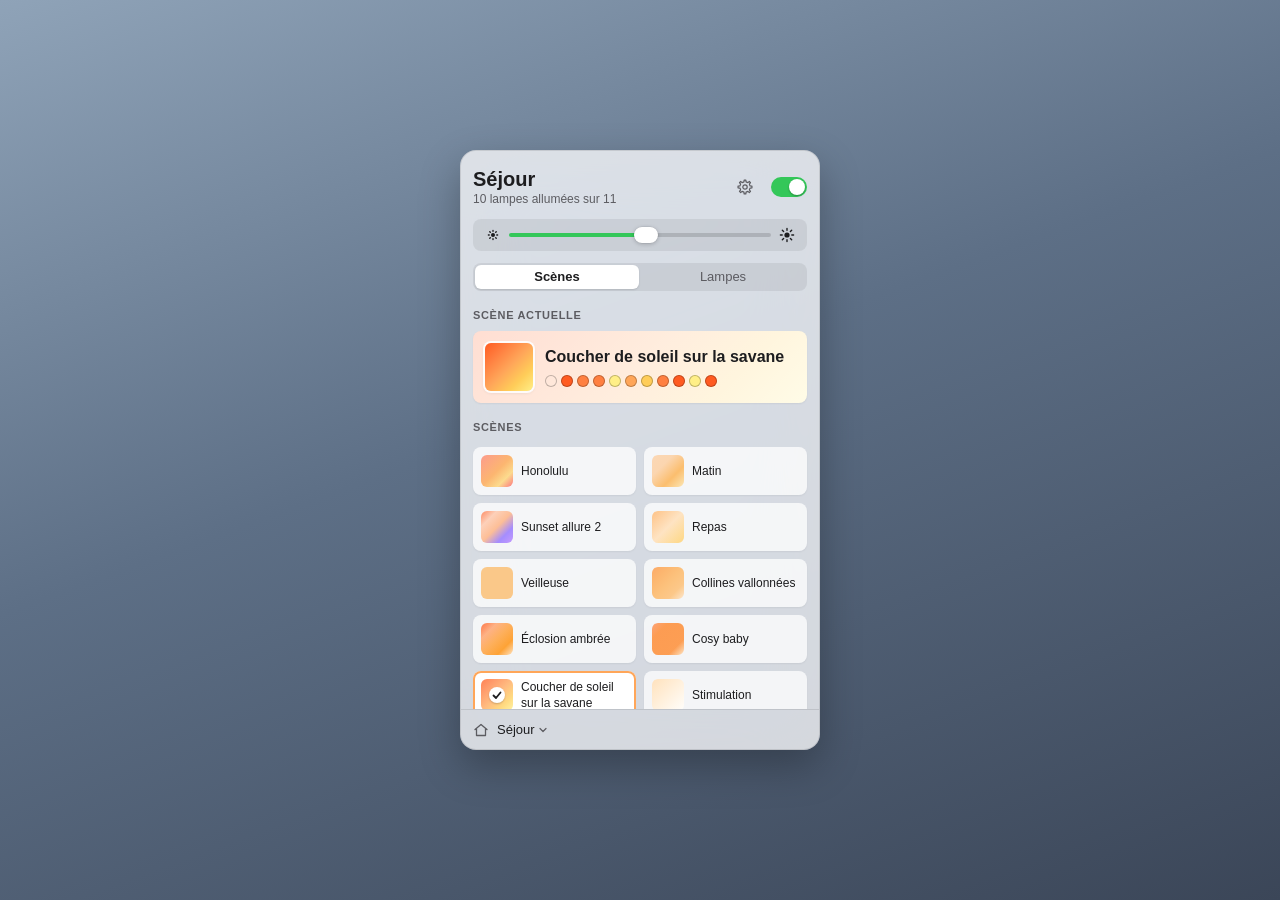
<file: hue_controller/panneau/index.html>
<!doctype html>
<html lang="fr">
<head>
<meta charset="utf-8">
<meta name="viewport" content="width=device-width, initial-scale=1">
<title>Hue Controller</title>
<link rel="stylesheet" href="panneau.css">
</head>
<body>
<main id="panneau" class="panneau natif"></main>
<script src="panneau.js"></script>
</body>
</html>
</file>
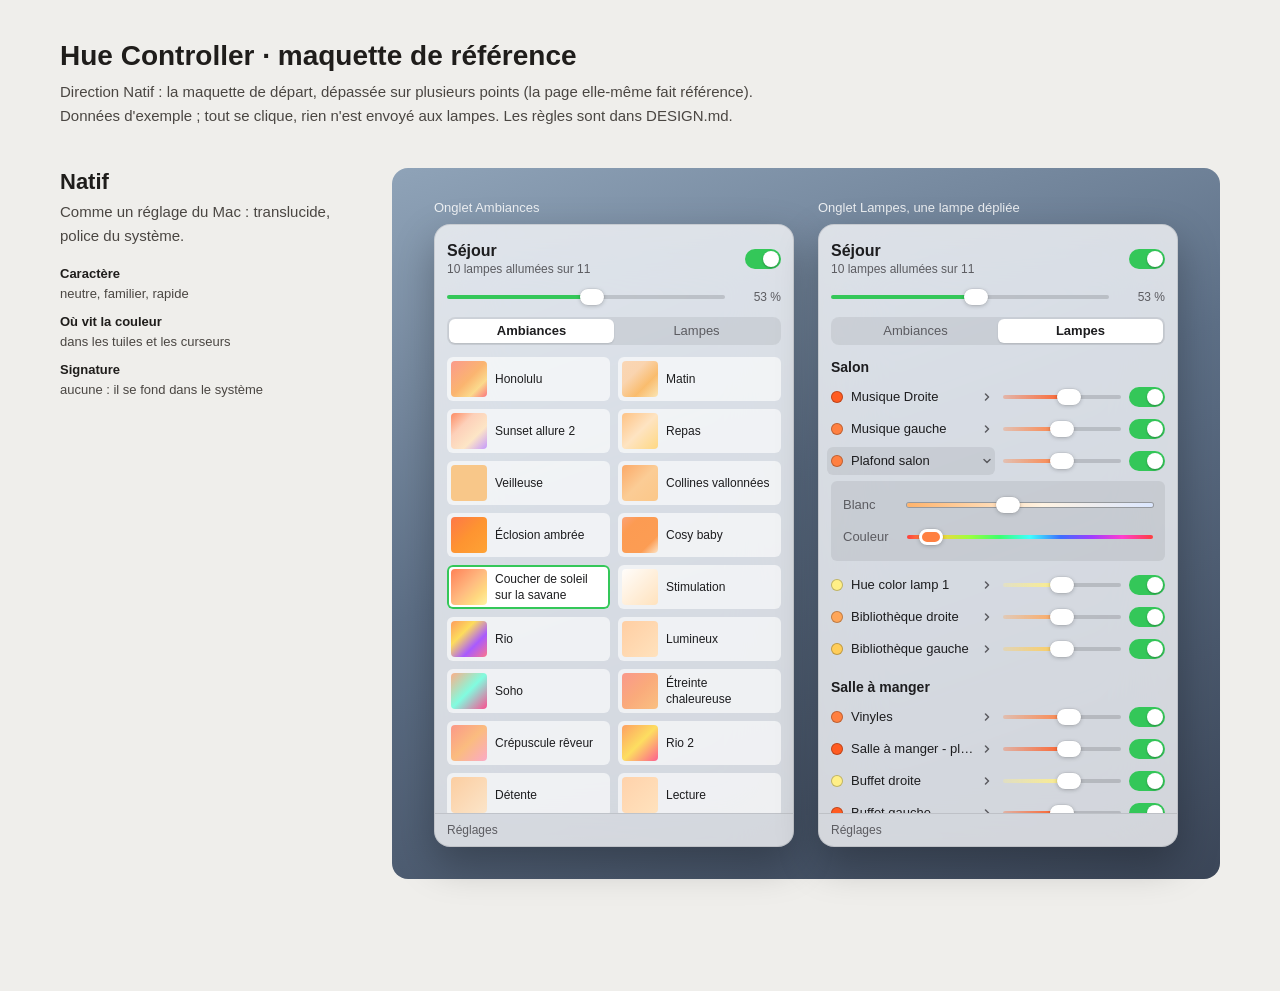
<file: design/maquette.html>
<!doctype html>
<html lang="fr">
<meta charset="utf-8">
<meta name="viewport" content="width=device-width, initial-scale=1">
<title>Hue Controller · maquette</title>
<style>
  * { box-sizing: border-box; }
  body { margin: 0; padding: 40px 32px 64px; background: #efeeeb; color: #1f1d1b; font: 15px/24px -apple-system, "Helvetica Neue", Arial, sans-serif; }
  .page { max-width: 1160px; margin: 0 auto; }
  h1 { font-size: 28px; line-height: 32px; margin: 0 0 8px; font-weight: 650; }
  .chapo { margin: 0 0 40px; max-width: 720px; color: #4a4642; }
  .piste { display: grid; grid-template-columns: 300px 1fr; gap: 32px; margin-bottom: 48px; align-items: start; }
  .piste h2 { font-size: 22px; line-height: 28px; margin: 0 0 4px; font-weight: 650; }
  .piste .phrase { margin: 0 0 16px; color: #4a4642; }
  .piste dl { margin: 0; font-size: 13px; line-height: 20px; }
  .piste dt { font-weight: 650; margin-top: 8px; }
  .piste dd { margin: 0; color: #4a4642; }
  .scene-mur { display: flex; gap: 24px; padding: 32px; border-radius: 16px; justify-content: center; align-items: flex-start;
    background: linear-gradient(160deg, #8fa3b8 0%, #5d6f86 45%, #3b4658 100%); }
  .vue { display: flex; flex-direction: column; gap: 8px; }
  .vue > span { font-size: 13px; line-height: 16px; color: rgba(255,255,255,.85); }

  /* ---------- Le panneau : structure commune ---------- */
  .panneau { width: 360px; border-radius: 16px; overflow: hidden; position: relative; font-size: 13px; line-height: 16px;
    background: var(--fond); color: var(--texte); border: 1px solid var(--bord); box-shadow: 0 16px 40px rgba(0,0,0,.28); font-family: var(--police); }
  .entete { display: flex; align-items: center; gap: 12px; padding: 16px 12px 8px; }
  .entete .noms { flex: 1; min-width: 0; }
  .entete .piece { font-size: 16px; line-height: 20px; font-weight: 650; }
  .entete .etat { font-size: 12px; line-height: 16px; color: var(--second); }
  .groupe { display: flex; align-items: center; gap: 12px; padding: 4px 12px 12px; }
  .groupe output { width: 44px; white-space: nowrap; text-align: right; font-variant-numeric: tabular-nums; color: var(--second); font-size: 12px; }
  .onglets { display: flex; margin: 0 12px 12px; padding: 2px; border-radius: 8px; background: var(--creux); }
  .onglets button { flex: 1; height: 24px; border: 0; border-radius: 6px; background: none; color: var(--second); font: inherit; cursor: pointer; }
  .onglets button[aria-selected="true"] { background: var(--releve); color: var(--texte); font-weight: 600; box-shadow: 0 1px 2px rgba(0,0,0,.12); }
  .corps { height: 456px; overflow-y: auto; padding: 0 12px 12px; }
  .pied { padding: 8px 12px; border-top: 1px solid var(--bord); font-size: 12px; color: var(--second); }
  .pied button { border: 0; background: none; padding: 0; font: inherit; color: inherit; cursor: pointer; }

  /* Interrupteur */
  .inter { flex: none; width: 36px; height: 20px; border-radius: 10px; border: 0; padding: 2px; background: var(--inter-off); cursor: pointer; }
  .inter::after { content: ""; display: block; width: 16px; height: 16px; border-radius: 50%; background: #fff; box-shadow: 0 1px 2px rgba(0,0,0,.3); transition: transform .12s; }
  .inter[aria-checked="true"] { background: var(--inter-on); }
  .inter[aria-checked="true"]::after { transform: translateX(16px); }

  /* Curseur : une seule forme pour l'intensité, le blanc et la couleur. La poignée prend la couleur qu'elle règle. */
  input[type=range] { -webkit-appearance: none; appearance: none; flex: 1; min-width: 0; width: 100%; height: 16px; margin: 0; background: transparent; cursor: pointer; }
  input[type=range]::-webkit-slider-runnable-track { height: 4px; border-radius: 2px; background: linear-gradient(to right, var(--inter-on) var(--v, 50%), var(--piste) var(--v, 50%)); }
  input[type=range]::-webkit-slider-thumb { -webkit-appearance: none; width: 24px; height: 16px; margin-top: -6px; border-radius: 8px; background: var(--pouce, #fff); border: 3px solid #fff; box-shadow: 0 0 0 .5px rgba(0,0,0,.08), 0 1px 4px rgba(0,0,0,.22); }
  input[type=range].intensite::-webkit-slider-runnable-track { background: linear-gradient(to right, color-mix(in srgb, var(--c, var(--piste)) 30%, transparent) 0, var(--c, var(--piste)) var(--v, 50%), var(--piste) var(--v, 50%)); }
  input[type=range].blanc::-webkit-slider-runnable-track { box-shadow: 0 0 0 1px var(--bord-fort); background: linear-gradient(to right, #ffb36b, #fff3e2 55%, #dbe7ff); }
  input[type=range].teinte::-webkit-slider-runnable-track { background: linear-gradient(to right, hsl(0 100% 62%), hsl(45 100% 62%), hsl(90 100% 62%), hsl(135 100% 62%), hsl(180 100% 62%), hsl(225 100% 62%), hsl(270 100% 62%), hsl(315 100% 62%), hsl(360 100% 62%)); }
  input[type=range]:disabled { opacity: .3; cursor: default; }

  /* Ambiances : tuiles sur deux colonnes, l'échantillon de la scène à gauche du nom */
  .scenes { display: grid; grid-template-columns: 1fr 1fr; gap: 8px; }
  .scene { display: flex; align-items: center; gap: 8px; height: 44px; padding: 4px 8px 4px 4px; border-radius: 6px; border: 0; background: var(--tuile); color: inherit; font: inherit; text-align: left; cursor: pointer; }
  .scene i { flex: none; width: 36px; height: 36px; border-radius: 4px; background: var(--g); opacity: calc(.5 + var(--o) / 2); }
  .scene span { font-size: 12px; display: -webkit-box; -webkit-line-clamp: 2; -webkit-box-orient: vertical; overflow: hidden; }
  .scene[aria-pressed="true"] { background: var(--releve); box-shadow: inset 0 0 0 2px var(--inter-on); }

  /* Lampes : rangées par zone ; une ligne = nom (qui déplie), intensité, interrupteur */
  .zone { font-size: 14px; line-height: 20px; font-weight: 650; margin: 12px 0 4px; }
  .zone:first-child { margin-top: 0; }
  .lampe { display: grid; grid-template-columns: 164px 1fr 36px; align-items: center; column-gap: 8px; height: 32px; }
  .lampe .nom { display: flex; align-items: center; gap: 8px; min-width: 0; height: 28px; margin-left: -4px; padding: 0 4px; border: 0; border-radius: 6px; background: none; color: inherit; font: inherit; text-align: left; }
  .lampe button.nom { cursor: pointer; }
  .lampe button.nom:hover, .bloc.ouvert button.nom { background: var(--creux); }
  .lampe .pastille { flex: none; width: 12px; height: 12px; border-radius: 50%; background: var(--c, transparent); box-shadow: inset 0 0 0 1px var(--bord-fort); }
  .lampe .nom span { flex: 1; min-width: 0; white-space: nowrap; overflow: hidden; text-overflow: ellipsis; }
  .lampe .nom svg { flex: none; width: 8px; height: 8px; color: var(--second); transition: transform .12s; }
  .bloc.ouvert .nom svg { transform: rotate(90deg); }
  .bloc.eteinte .nom span { color: var(--second); }
  .depli { margin: 4px 0 8px; padding: 8px 12px; border-radius: 6px; background: var(--creux); }
  .reglage { display: grid; grid-template-columns: 52px 1fr; align-items: center; column-gap: 12px; height: 32px; }
  .reglage span { color: var(--second); }

  /* ---------- Natif ---------- */
  .natif { --police: -apple-system, "Helvetica Neue", sans-serif; --fond: rgba(244,244,246,.82); --texte: #1d1d1f; --second: #5c5c61; --bord: rgba(0,0,0,.1); --bord-fort: rgba(0,0,0,.25);
    --creux: rgba(0,0,0,.07); --releve: #fff; --tuile: rgba(255,255,255,.62); --inter-off: rgba(0,0,0,.18); --inter-on: #34c759; --plein: #1d1d1f; --piste: rgba(0,0,0,.14);
    -webkit-backdrop-filter: blur(32px) saturate(1.6); backdrop-filter: blur(32px) saturate(1.6); }

  @media (max-width: 1100px) { .piste { grid-template-columns: 1fr; } .scene-mur { flex-wrap: wrap; } }
</style>

<div class="page">
  <h1>Hue Controller · maquette de référence</h1>
  <p class="chapo">Direction Natif : la maquette de départ, dépassée sur plusieurs points (la page elle-même fait référence). Données d'exemple ; tout se clique, rien n'est envoyé aux lampes. Les règles sont dans DESIGN.md.</p>
  <div id="pistes"></div>
</div>

<script>
const DONNEES = {"scenes": [{"nom": "Honolulu", "acts": [{"l": "Bibliothèque gauche", "on": true, "b": 39.13, "c": "#ff735d", "k": null}, {"l": "Bibliothèque droite", "on": true, "b": 39.13, "c": "#ff864a", "k": null}, {"l": "Musique gauche", "on": true, "b": 39.13, "c": "#ff9935", "k": null}, {"l": "Salle à manger - plafond", "on": true, "b": 39.13, "c": "#ffce5f", "k": null}, {"l": "Hue color lamp 1", "on": true, "b": 39.13, "c": "#ff3d4b", "k": null}, {"l": "Plafond salon", "on": true, "b": 39.13, "c": "#ff735d", "k": null}, {"l": "Buffet gauche", "on": true, "b": 39.13, "c": "#ff864a", "k": null}, {"l": "Plafond cuisine", "on": false, "b": null, "c": null, "k": null}, {"l": "Buffet droite", "on": true, "b": 39.13, "c": "#ff9935", "k": null}, {"l": "Vinyles", "on": true, "b": 39.0, "c": "#ff735d", "k": null}, {"l": "Musique Droite", "on": true, "b": 39.0, "c": "#ffce5f", "k": null}]}, {"nom": "Matin", "acts": [{"l": "Musique gauche", "on": true, "b": 9.88, "c": "#ffa026", "k": null}, {"l": "Hue color lamp 1", "on": true, "b": 22.13, "c": "#ff993a", "k": 2375}, {"l": "Plafond salon", "on": true, "b": 30.04, "c": "#ff932a", "k": 2232}, {"l": "Plafond cuisine", "on": false, "b": null, "c": null, "k": null}, {"l": "Bibliothèque droite", "on": true, "b": 27.27, "c": "#ffa026", "k": null}, {"l": "Buffet gauche", "on": true, "b": 61.26, "c": "#ffde93", "k": null}, {"l": "Bibliothèque gauche", "on": true, "b": 69.57, "c": "#ffde93", "k": null}, {"l": "Buffet droite", "on": true, "b": 9.88, "c": "#ffa026", "k": null}, {"l": "Salle à manger - plafond", "on": true, "b": 9.88, "c": "#ffa026", "k": null}, {"l": "Vinyles", "on": true, "b": 9.88, "c": "#ffa026", "k": null}, {"l": "Musique Droite", "on": true, "b": 61.26, "c": "#ffde93", "k": null}]}, {"nom": "Sunset allure 2", "acts": [{"l": "Bibliothèque gauche", "on": true, "b": 58.89, "c": "#bd89ff", "k": null}, {"l": "Bibliothèque droite", "on": true, "b": 88.93, "c": "#ffc9ae", "k": null}, {"l": "Musique gauche", "on": true, "b": 88.93, "c": "#ffc9ae", "k": null}, {"l": "Salle à manger - plafond", "on": false, "b": null, "c": null, "k": null}, {"l": "Musique Droite", "on": true, "b": 58.89, "c": "#ffb485", "k": null}, {"l": "Hue color lamp 1", "on": true, "b": 58.89, "c": "#ff7849", "k": null}, {"l": "Vinyles", "on": true, "b": 88.93, "c": null, "k": null}, {"l": "Plafond salon", "on": true, "b": 58.89, "c": "#ffcab1", "k": null}, {"l": "Buffet gauche", "on": true, "b": 58.89, "c": "#977aff", "k": null}, {"l": "Plafond cuisine", "on": false, "b": null, "c": null, "k": null}, {"l": "Buffet droite", "on": true, "b": 58.89, "c": "#977aff", "k": null}]}, {"nom": "Repas", "acts": [{"l": "Bibliothèque gauche", "on": true, "b": 84.19, "c": null, "k": null}, {"l": "Bibliothèque droite", "on": true, "b": 84.19, "c": null, "k": null}, {"l": "Musique gauche", "on": true, "b": 52.17, "c": "#ff890f", "k": 2012}, {"l": "Salle à manger - plafond", "on": true, "b": 100.0, "c": "#ffd577", "k": null}, {"l": "Hue color lamp 1", "on": false, "b": null, "c": null, "k": null}, {"l": "Plafond salon", "on": false, "b": null, "c": null, "k": null}, {"l": "Buffet gauche", "on": true, "b": 84.19, "c": null, "k": null}, {"l": "Plafond cuisine", "on": true, "b": 59.68, "c": null, "k": null}, {"l": "Buffet droite", "on": true, "b": 84.19, "c": null, "k": null}, {"l": "Vinyles", "on": true, "b": 100.0, "c": "#ffd577", "k": null}, {"l": "Musique Droite", "on": true, "b": 100.0, "c": "#ffd577", "k": null}]}, {"nom": "Veilleuse", "acts": [{"l": "Musique gauche", "on": true, "b": 10.0, "c": "#ffa026", "k": null}, {"l": "Plafond cuisine", "on": false, "b": null, "c": null, "k": null}, {"l": "Bibliothèque gauche", "on": true, "b": 10.0, "c": "#ffa026", "k": null}, {"l": "Buffet gauche", "on": true, "b": 10.0, "c": "#ffa026", "k": null}, {"l": "Bibliothèque droite", "on": true, "b": 10.0, "c": "#ffa026", "k": null}, {"l": "Hue color lamp 1", "on": false, "b": null, "c": null, "k": null}, {"l": "Plafond salon", "on": false, "b": null, "c": null, "k": null}, {"l": "Buffet droite", "on": true, "b": 0.0, "c": "#ffa026", "k": null}, {"l": "Salle à manger - plafond", "on": true, "b": 0.0, "c": "#ffa026", "k": null}, {"l": "Vinyles", "on": true, "b": 0.0, "c": "#ffa026", "k": null}, {"l": "Musique Droite", "on": true, "b": 0.0, "c": "#ffa026", "k": null}]}, {"nom": "Collines vallonnées", "acts": [{"l": "Bibliothèque gauche", "on": true, "b": 45.06, "c": "#ffae4d", "k": null}, {"l": "Bibliothèque droite", "on": true, "b": 45.06, "c": "#ff8e33", "k": null}, {"l": "Musique gauche", "on": true, "b": 45.06, "c": "#ff8e33", "k": null}, {"l": "Salle à manger - plafond", "on": true, "b": 45.06, "c": "#ffb75f", "k": null}, {"l": "Musique Droite", "on": true, "b": 45.06, "c": "#ff9f3c", "k": null}, {"l": "Hue color lamp 1", "on": true, "b": 45.06, "c": "#ffae4d", "k": null}, {"l": "Vinyles", "on": true, "b": 45.06, "c": "#ffbe71", "k": null}, {"l": "Plafond salon", "on": true, "b": 45.06, "c": "#ffb75f", "k": null}, {"l": "Buffet gauche", "on": true, "b": 45.06, "c": "#ff9f3c", "k": null}, {"l": "Plafond cuisine", "on": true, "b": 45.06, "c": null, "k": null}, {"l": "Buffet droite", "on": true, "b": 45.06, "c": "#ffbe71", "k": null}]}, {"nom": "Éclosion ambrée", "acts": [{"l": "Bibliothèque gauche", "on": true, "b": 80.0, "c": "#ff9a20", "k": null}, {"l": "Bibliothèque droite", "on": true, "b": 80.0, "c": "#ff891b", "k": null}, {"l": "Musique gauche", "on": true, "b": 80.0, "c": "#ff6a35", "k": null}, {"l": "Salle à manger - plafond", "on": true, "b": 80.0, "c": "#ffa849", "k": null}, {"l": "Musique Droite", "on": true, "b": 80.0, "c": "#ff6a35", "k": null}, {"l": "Hue color lamp 1", "on": true, "b": 80.0, "c": "#ff891b", "k": null}, {"l": "Vinyles", "on": true, "b": 80.0, "c": "#ffab78", "k": null}, {"l": "Plafond salon", "on": true, "b": 80.0, "c": "#ffa849", "k": null}, {"l": "Buffet gauche", "on": true, "b": 80.0, "c": "#ff9a20", "k": null}, {"l": "Plafond cuisine", "on": true, "b": 80.0, "c": null, "k": null}, {"l": "Buffet droite", "on": true, "b": 80.0, "c": "#ffab78", "k": null}]}, {"nom": "Cosy baby", "acts": [{"l": "Salle à manger - plafond", "on": false, "b": null, "c": null, "k": null}, {"l": "Bibliothèque gauche", "on": true, "b": 60.47, "c": null, "k": null}, {"l": "Bibliothèque droite", "on": true, "b": 44.27, "c": "#ff925c", "k": null}, {"l": "Musique gauche", "on": true, "b": 37.15, "c": "#ff8a30", "k": null}, {"l": "Hue color lamp 1", "on": true, "b": 40.32, "c": "#ff8a30", "k": null}, {"l": "Plafond salon", "on": true, "b": 45.06, "c": "#ff8b31", "k": null}, {"l": "Buffet gauche", "on": true, "b": 60.47, "c": null, "k": null}, {"l": "Plafond cuisine", "on": false, "b": null, "c": null, "k": null}, {"l": "Buffet droite", "on": true, "b": 100.0, "c": "#ff8930", "k": null}, {"l": "Vinyles", "on": true, "b": 100.0, "c": "#ff8930", "k": null}, {"l": "Musique Droite", "on": true, "b": 100.0, "c": "#ff925c", "k": null}]}, {"nom": "Coucher de soleil sur la savane", "acts": [{"l": "Bibliothèque gauche", "on": true, "b": 49.8, "c": "#ffcd59", "k": null}, {"l": "Bibliothèque droite", "on": true, "b": 49.8, "c": "#ffa659", "k": null}, {"l": "Musique gauche", "on": true, "b": 49.8, "c": "#ff8041", "k": null}, {"l": "Salle à manger - plafond", "on": true, "b": 58.0, "c": "#ff5b21", "k": null}, {"l": "Hue color lamp 1", "on": true, "b": 49.8, "c": "#ffef87", "k": null}, {"l": "Plafond salon", "on": true, "b": 49.8, "c": "#ff8041", "k": null}, {"l": "Buffet gauche", "on": true, "b": 49.8, "c": "#ff5b21", "k": null}, {"l": "Plafond cuisine", "on": false, "b": null, "c": null, "k": null}, {"l": "Buffet droite", "on": true, "b": 58.0, "c": "#ffef87", "k": null}, {"l": "Vinyles", "on": true, "b": 58.0, "c": "#ff8041", "k": null}, {"l": "Musique Droite", "on": true, "b": 58.0, "c": "#ff5b21", "k": null}]}, {"nom": "Stimulation", "acts": [{"l": "Musique gauche", "on": true, "b": 100.0, "c": "#fffcf7", "k": 6410}, {"l": "Plafond salon", "on": true, "b": 100.0, "c": "#fffcf7", "k": 6410}, {"l": "Plafond cuisine", "on": true, "b": 100.0, "c": null, "k": null}, {"l": "Hue color lamp 1", "on": true, "b": 100.0, "c": "#fffcf7", "k": 6410}, {"l": "Buffet gauche", "on": true, "b": 100.0, "c": "#fffcf7", "k": 6410}, {"l": "Bibliothèque droite", "on": true, "b": 100.0, "c": "#fffcf7", "k": 6410}, {"l": "Bibliothèque gauche", "on": true, "b": 100.0, "c": "#fffcf7", "k": 6410}, {"l": "Buffet droite", "on": true, "b": 100.0, "c": "#fffcf7", "k": 6410}, {"l": "Salle à manger - plafond", "on": true, "b": 100.0, "c": "#fffcf7", "k": 6410}, {"l": "Vinyles", "on": true, "b": 100.0, "c": "#fffcf7", "k": 6410}, {"l": "Musique Droite", "on": true, "b": 100.0, "c": "#fffcf7", "k": 6410}]}, {"nom": "Rio", "acts": [{"l": "Musique gauche", "on": true, "b": 80.0, "c": "#ff6b83", "k": null}, {"l": "Plafond cuisine", "on": true, "b": 80.0, "c": null, "k": null}, {"l": "Bibliothèque gauche", "on": true, "b": 80.0, "c": "#ff4f83", "k": null}, {"l": "Buffet gauche", "on": true, "b": 80.0, "c": "#ffdb50", "k": null}, {"l": "Bibliothèque droite", "on": true, "b": 80.0, "c": "#ff4f83", "k": null}, {"l": "Hue color lamp 1", "on": true, "b": 80.0, "c": "#ff9752", "k": null}, {"l": "Plafond salon", "on": true, "b": 80.0, "c": "#a34fff", "k": null}, {"l": "Buffet droite", "on": true, "b": 100.0, "c": "#a24fff", "k": null}, {"l": "Salle à manger - plafond", "on": true, "b": 80.0, "c": "#ff9752", "k": null}, {"l": "Vinyles", "on": true, "b": 100.0, "c": "#a24fff", "k": null}, {"l": "Musique Droite", "on": true, "b": 100.0, "c": "#a24fff", "k": null}]}, {"nom": "Lumineux", "acts": [{"l": "Buffet droite", "on": true, "b": 100.0, "c": "#ffa657", "k": 2703}, {"l": "Musique gauche", "on": true, "b": 100.0, "c": "#ffa657", "k": 2703}, {"l": "Plafond salon", "on": true, "b": 100.0, "c": "#ffa657", "k": 2703}, {"l": "Plafond cuisine", "on": true, "b": 100.0, "c": null, "k": null}, {"l": "Hue color lamp 1", "on": true, "b": 100.0, "c": "#ffa657", "k": 2703}, {"l": "Buffet gauche", "on": true, "b": 100.0, "c": "#ffa657", "k": 2703}, {"l": "Bibliothèque droite", "on": true, "b": 100.0, "c": "#ffa657", "k": 2703}, {"l": "Bibliothèque gauche", "on": true, "b": 100.0, "c": "#ffa657", "k": 2703}, {"l": "Salle à manger - plafond", "on": true, "b": 100.0, "c": "#ffa657", "k": 2703}, {"l": "Vinyles", "on": true, "b": 100.0, "c": "#ffa657", "k": 2703}, {"l": "Musique Droite", "on": true, "b": 100.0, "c": "#ffa657", "k": 2703}]}, {"nom": "Soho", "acts": [{"l": "Bibliothèque gauche", "on": true, "b": 62.0, "c": "#ff6f9a", "k": null}, {"l": "Bibliothèque droite", "on": true, "b": 62.0, "c": "#8314ff", "k": null}, {"l": "Musique gauche", "on": true, "b": 62.0, "c": "#ff2778", "k": null}, {"l": "Salle à manger - plafond", "on": true, "b": 62.0, "c": "#ffa06f", "k": null}, {"l": "Musique Droite", "on": true, "b": 62.0, "c": "#ff2778", "k": null}, {"l": "Hue color lamp 1", "on": true, "b": 62.0, "c": "#ff6f9a", "k": null}, {"l": "Vinyles", "on": true, "b": 62.0, "c": "#67ffdb", "k": null}, {"l": "Plafond salon", "on": true, "b": 62.0, "c": "#ffa06f", "k": null}, {"l": "Buffet gauche", "on": true, "b": 62.0, "c": "#67ffdb", "k": null}, {"l": "Plafond cuisine", "on": true, "b": 62.0, "c": null, "k": null}, {"l": "Buffet droite", "on": true, "b": 62.0, "c": "#8314ff", "k": null}]}, {"nom": "Étreinte chaleureuse", "acts": [{"l": "Bibliothèque gauche", "on": true, "b": 39.92, "c": "#ff9a4b", "k": null}, {"l": "Bibliothèque droite", "on": true, "b": 39.92, "c": "#ff794f", "k": null}, {"l": "Musique gauche", "on": true, "b": 39.92, "c": "#ff735e", "k": null}, {"l": "Salle à manger - plafond", "on": true, "b": 39.92, "c": "#ff9a4b", "k": null}, {"l": "Musique Droite", "on": true, "b": 39.92, "c": "#ff735e", "k": null}, {"l": "Hue color lamp 1", "on": true, "b": 39.92, "c": "#ffab50", "k": null}, {"l": "Vinyles", "on": true, "b": 39.92, "c": "#ff8c47", "k": null}, {"l": "Plafond salon", "on": true, "b": 39.92, "c": "#ffab50", "k": null}, {"l": "Buffet gauche", "on": true, "b": 39.92, "c": "#ff794f", "k": null}, {"l": "Plafond cuisine", "on": true, "b": 39.92, "c": null, "k": null}, {"l": "Buffet droite", "on": true, "b": 39.92, "c": "#ff8c47", "k": null}]}, {"nom": "Crépuscule rêveur", "acts": [{"l": "Bibliothèque droite", "on": true, "b": 50.0, "c": "#ff9553", "k": null}, {"l": "Bibliothèque gauche", "on": true, "b": 50.0, "c": "#ffab59", "k": null}, {"l": "Hue color lamp 1", "on": true, "b": 50.0, "c": "#ff7c65", "k": null}, {"l": "Plafond salon", "on": true, "b": 50.0, "c": "#ffab59", "k": null}, {"l": "Plafond cuisine", "on": true, "b": 50.0, "c": null, "k": null}, {"l": "Musique gauche", "on": true, "b": 50.0, "c": "#ff93b8", "k": null}, {"l": "Musique Droite", "on": true, "b": 50.0, "c": "#ff93b8", "k": null}, {"l": "Buffet gauche", "on": true, "b": 50.0, "c": "#ff7e94", "k": null}, {"l": "Buffet droite", "on": true, "b": 50.0, "c": "#ff7c65", "k": null}, {"l": "Salle à manger - plafond", "on": true, "b": 50.0, "c": "#ff9553", "k": null}, {"l": "Vinyles", "on": true, "b": 50.0, "c": "#ff7e94", "k": null}]}, {"nom": "Rio 2", "acts": [{"l": "Bibliothèque gauche", "on": true, "b": 79.84, "c": "#a34fff", "k": null}, {"l": "Bibliothèque droite", "on": true, "b": 79.84, "c": "#ff6b83", "k": null}, {"l": "Musique gauche", "on": true, "b": 79.84, "c": "#a34fff", "k": null}, {"l": "Salle à manger - plafond", "on": true, "b": 79.84, "c": "#ffdb50", "k": null}, {"l": "Musique Droite", "on": true, "b": 79.84, "c": "#ff9752", "k": null}, {"l": "Hue color lamp 1", "on": true, "b": 79.84, "c": "#ff6b83", "k": null}, {"l": "Vinyles", "on": true, "b": 79.84, "c": "#ff4f83", "k": null}, {"l": "Plafond salon", "on": true, "b": 79.84, "c": "#ffdb50", "k": null}, {"l": "Buffet gauche", "on": true, "b": 79.84, "c": "#ff9752", "k": null}, {"l": "Plafond cuisine", "on": true, "b": 79.84, "c": null, "k": null}, {"l": "Buffet droite", "on": true, "b": 79.84, "c": "#ff4f83", "k": null}]}, {"nom": "Détente", "acts": [{"l": "Musique gauche", "on": true, "b": 56.25, "c": "#ff942b", "k": 2237}, {"l": "Plafond salon", "on": true, "b": 56.25, "c": "#ff942b", "k": 2237}, {"l": "Plafond cuisine", "on": true, "b": 56.25, "c": null, "k": null}, {"l": "Hue color lamp 1", "on": true, "b": 56.25, "c": "#ff942b", "k": 2237}, {"l": "Buffet gauche", "on": true, "b": 56.25, "c": "#ff942b", "k": 2237}, {"l": "Bibliothèque droite", "on": true, "b": 56.25, "c": "#ff942b", "k": 2237}, {"l": "Bibliothèque gauche", "on": true, "b": 56.25, "c": "#ff942b", "k": 2237}, {"l": "Buffet droite", "on": true, "b": 56.25, "c": "#ff942b", "k": 2237}, {"l": "Salle à manger - plafond", "on": true, "b": 56.25, "c": "#ff942b", "k": 2237}, {"l": "Vinyles", "on": true, "b": 56.25, "c": "#ff942b", "k": 2237}, {"l": "Musique Droite", "on": true, "b": 56.25, "c": "#ff942b", "k": 2237}]}, {"nom": "Lecture", "acts": [{"l": "Musique gauche", "on": true, "b": 100.0, "c": "#ffad66", "k": 2890}, {"l": "Plafond salon", "on": true, "b": 100.0, "c": "#ffad66", "k": 2890}, {"l": "Plafond cuisine", "on": true, "b": 100.0, "c": null, "k": null}, {"l": "Hue color lamp 1", "on": true, "b": 100.0, "c": "#ffad66", "k": 2890}, {"l": "Buffet gauche", "on": true, "b": 100.0, "c": "#ffad66", "k": 2890}, {"l": "Bibliothèque droite", "on": true, "b": 100.0, "c": "#ffad66", "k": 2890}, {"l": "Bibliothèque gauche", "on": true, "b": 100.0, "c": "#ffad66", "k": 2890}, {"l": "Buffet droite", "on": true, "b": 100.0, "c": "#ffad66", "k": 2890}, {"l": "Salle à manger - plafond", "on": true, "b": 100.0, "c": "#ffad66", "k": 2890}, {"l": "Vinyles", "on": true, "b": 100.0, "c": "#ffad66", "k": 2890}, {"l": "Musique Droite", "on": true, "b": 100.0, "c": "#ffad66", "k": 2890}]}, {"nom": "Sunset allure", "acts": [{"l": "Bibliothèque gauche", "on": true, "b": 68.38, "c": "#ffb9b8", "k": null}, {"l": "Bibliothèque droite", "on": true, "b": 91.83, "c": "#ffa746", "k": null}, {"l": "Musique gauche", "on": true, "b": 91.83, "c": "#ff7849", "k": null}, {"l": "Salle à manger - plafond", "on": true, "b": 91.83, "c": "#bd89ff", "k": null}, {"l": "Hue color lamp 1", "on": true, "b": 91.83, "c": "#ff898e", "k": null}, {"l": "Plafond salon", "on": true, "b": 91.83, "c": "#ff914c", "k": null}, {"l": "Buffet gauche", "on": true, "b": 68.38, "c": "#ffb9b8", "k": null}, {"l": "Plafond cuisine", "on": false, "b": null, "c": null, "k": null}, {"l": "Buffet droite", "on": true, "b": 91.83, "c": "#ffa746", "k": null}, {"l": "Vinyles", "on": true, "b": 42.0, "c": "#ff7849", "k": null}, {"l": "Musique Droite", "on": true, "b": 42.0, "c": "#ffa746", "k": null}]}, {"nom": "Atténué", "acts": [{"l": "Musique gauche", "on": true, "b": 30.0, "c": "#ffa657", "k": 2703}, {"l": "Plafond salon", "on": true, "b": 30.0, "c": "#ffa657", "k": 2703}, {"l": "Plafond cuisine", "on": true, "b": 30.0, "c": null, "k": null}, {"l": "Hue color lamp 1", "on": true, "b": 30.0, "c": "#ffa657", "k": 2703}, {"l": "Buffet gauche", "on": true, "b": 30.0, "c": "#ffa657", "k": 2703}, {"l": "Bibliothèque droite", "on": true, "b": 30.0, "c": "#ffa657", "k": 2703}, {"l": "Bibliothèque gauche", "on": true, "b": 30.0, "c": "#ffa657", "k": 2703}, {"l": "Buffet droite", "on": true, "b": 30.0, "c": "#ffa657", "k": 2703}, {"l": "Salle à manger - plafond", "on": true, "b": 30.0, "c": "#ffa657", "k": 2703}, {"l": "Vinyles", "on": true, "b": 30.0, "c": "#ffa657", "k": 2703}, {"l": "Musique Droite", "on": true, "b": 30.0, "c": "#ffa657", "k": 2703}]}, {"nom": "Toil and trouble", "acts": [{"l": "Bibliothèque gauche", "on": true, "b": 44.66, "c": "#9852ff", "k": null}, {"l": "Bibliothèque droite", "on": true, "b": 44.66, "c": "#6e05ff", "k": null}, {"l": "Musique gauche", "on": true, "b": 44.66, "c": "#6e05ff", "k": null}, {"l": "Salle à manger - plafond", "on": true, "b": 44.66, "c": "#ff711c", "k": null}, {"l": "Musique Droite", "on": true, "b": 90.51, "c": null, "k": null}, {"l": "Hue color lamp 1", "on": true, "b": 44.66, "c": "#ff2703", "k": null}, {"l": "Vinyles", "on": true, "b": 90.51, "c": null, "k": null}, {"l": "Plafond salon", "on": true, "b": 44.66, "c": "#ff9732", "k": null}, {"l": "Buffet gauche", "on": true, "b": 44.66, "c": "#9852ff", "k": null}, {"l": "Plafond cuisine", "on": true, "b": 44.66, "c": null, "k": null}, {"l": "Buffet droite", "on": true, "b": 90.51, "c": null, "k": null}]}, {"nom": "Concentration", "acts": [{"l": "Musique gauche", "on": true, "b": 100.0, "c": "#ffd4b2", "k": 4292}, {"l": "Plafond salon", "on": true, "b": 100.0, "c": "#ffd4b2", "k": 4292}, {"l": "Plafond cuisine", "on": true, "b": 100.0, "c": null, "k": null}, {"l": "Hue color lamp 1", "on": true, "b": 100.0, "c": "#ffd4b2", "k": 4292}, {"l": "Buffet gauche", "on": true, "b": 100.0, "c": "#ffd4b2", "k": 4292}, {"l": "Bibliothèque droite", "on": true, "b": 100.0, "c": "#ffd4b2", "k": 4292}, {"l": "Bibliothèque gauche", "on": true, "b": 100.0, "c": "#ffd4b2", "k": 4292}, {"l": "Buffet droite", "on": true, "b": 100.0, "c": "#ffd4b2", "k": 4292}, {"l": "Salle à manger - plafond", "on": true, "b": 100.0, "c": "#ffd4b2", "k": 4292}, {"l": "Vinyles", "on": true, "b": 100.0, "c": "#ffd4b2", "k": 4292}, {"l": "Musique Droite", "on": true, "b": 100.0, "c": "#ffd4b2", "k": 4292}]}], "lampes": [{"nom": "Musique Droite", "zones": ["Salon"], "couleur": true, "blanc": true}, {"nom": "Musique gauche", "zones": ["Salon"], "couleur": true, "blanc": true}, {"nom": "Plafond salon", "zones": ["Salon"], "couleur": true, "blanc": true}, {"nom": "Hue color lamp 1", "zones": ["Salon"], "couleur": true, "blanc": true}, {"nom": "Bibliothèque droite", "zones": ["Salon"], "couleur": true, "blanc": true}, {"nom": "Bibliothèque gauche", "zones": ["Salon"], "couleur": true, "blanc": true}, {"nom": "Vinyles", "zones": ["Salle à manger"], "couleur": true, "blanc": true}, {"nom": "Salle à manger - plafond", "zones": ["Salle à manger"], "couleur": true, "blanc": true}, {"nom": "Buffet droite", "zones": ["Salle à manger"], "couleur": true, "blanc": true}, {"nom": "Buffet gauche", "zones": ["Salle à manger"], "couleur": true, "blanc": true}, {"nom": "Plafond cuisine", "zones": ["Cuisine"], "couleur": false, "blanc": false}]};

const PISTES = [
  { cle: "natif", nom: "Natif", phrase: "Comme un réglage du Mac : translucide, police du système.",
    lignes: [["Caractère", "neutre, familier, rapide"], ["Où vit la couleur", "dans les tuiles et les curseurs"], ["Signature", "aucune : il se fond dans le système"]] },
];

const ech = s => s.replace(/[&<>"]/g, c => ({ "&": "&amp;", "<": "&lt;", ">": "&gt;", '"': "&quot;" }[c]));
const rvb = h => [1, 3, 5].map(i => parseInt(h.slice(i, i + 2), 16));
const hex = t => "#" + t.map(v => Math.round(v).toString(16).padStart(2, "0")).join("");
const melange = (a, b, t) => hex(rvb(a).map((v, i) => v + (rvb(b)[i] - v) * t));
// Un blanc (réglé en kelvins) s'affiche éclairci : à l'écran, 2700 K brut paraît orange vif.
const couleur = a => !a.on ? null : a.vue ? a.vue : a.k ? melange(a.c, "#ffffff", 0.45) : (a.c || "#ffe2bd");
const teinte = h => { const [r, g, b] = rvb(h).map(v => v / 255), M = Math.max(r, g, b), m = Math.min(r, g, b), d = M - m || 1;
  return (M === r ? ((g - b) / d + 6) % 6 : M === g ? (b - r) / d + 2 : (r - g) / d + 4) * 60; };
const deTeinte = h => { const f = n => { const k = (n + h / 30) % 12; return 255 * (0.62 - 0.38 * Math.max(-1, Math.min(k - 3, 9 - k, 1))); }; return hex([f(0), f(8), f(4)]); };
const deBlanc = v => v < 55 ? melange("#ffb36b", "#fff3e2", v / 55) : melange("#fff3e2", "#dbe7ff", (v - 55) / 45);
const CHEVRON = '<svg viewBox="0 0 8 8" aria-hidden="true"><path d="M2.5 1 5.5 4 2.5 7" fill="none" stroke="currentColor" stroke-width="1.5" stroke-linecap="round" stroke-linejoin="round"/></svg>';

function palette(scene) {
  const c = [...new Set(scene.acts.filter(a => a.on).map(couleur))].sort((x, y) => teinte(x) - teinte(y));
  const pas = Math.max(1, Math.ceil(c.length / 5));
  return c.filter((_, i) => i % pas === 0).slice(0, 5);
}
function intensite(liste) { const b = liste.filter(a => a.on).map(a => a.b || 0); return b.length ? Math.round(b.reduce((x, y) => x + y, 0) / b.length) : 0; }

function etatDepuis(scene) {
  const parNom = Object.fromEntries(scene.acts.map(a => [a.l, a]));
  return DONNEES.lampes.map(l => { const a = parNom[l.nom] || { on: false };
    return { ...l, on: !!a.on, b: a.b || 0, c: a.c, k: a.k, mode: a.k ? "blanc" : "teinte" }; });
}

const DEPART = DONNEES.scenes.find(s => s.nom === "Coucher de soleil sur la savane") || DONNEES.scenes[0];

function monter(piste) {
  const etat = { scene: DEPART.nom, lampes: etatDepuis(DEPART), ouverte: "Plafond salon" };
  const section = document.createElement("section");
  section.className = "piste";
  section.innerHTML = `<div><h2>${piste.nom}</h2><p class="phrase">${piste.phrase}</p><dl>${piste.lignes.map(([t, d]) => `<dt>${t}</dt><dd>${d}</dd>`).join("")}</dl></div>
    <div class="scene-mur"><div class="vue"><span>Onglet Ambiances</span><div class="panneau ${piste.cle}" data-onglet="ambiances"></div></div>
    <div class="vue"><span>Onglet Lampes, une lampe dépliée</span><div class="panneau ${piste.cle}" data-onglet="lampes"></div></div></div>`;
  const panneaux = [...section.querySelectorAll(".panneau")];
  const lampe = nom => etat.lampes.find(l => l.nom === nom);

  const scenesHtml = () => DONNEES.scenes.map(s => {
    const p = palette(s), g = p.length > 1 ? `linear-gradient(135deg, ${p.join(", ")})` : p[0], o = (intensite(s.acts) / 100).toFixed(2);
    return `<button class="scene" data-scene="${ech(s.nom)}" aria-pressed="${s.nom === etat.scene}"><i style="--g:${g};--o:${o}"></i><span>${ech(s.nom)}</span></button>`;
  }).join("");

  const lampesHtml = () => {
    let zone = null, html = "";
    for (const l of etat.lampes) {
      const z = l.zones[0] || "Autres";
      if (z !== zone) { zone = z; html += `<div class="zone">${ech(z)}</div>`; }
      const c = couleur(l), reglable = l.couleur || l.blanc, ouverte = reglable && etat.ouverte === l.nom, n = ech(l.nom);
      const dedans = `<i class="pastille"></i><span>${n}</span>`;
      html += `<div class="bloc ${l.on ? "" : "eteinte"} ${ouverte ? "ouvert" : ""}" data-bloc="${n}" style="${c ? `--c:${c}` : ""}"><div class="lampe">
        ${reglable ? `<button class="nom" data-ouvrir="${n}" aria-expanded="${ouverte}" title="${n} : régler le blanc ou la couleur">${dedans}${CHEVRON}</button>` : `<div class="nom" title="${n}">${dedans}</div>`}
        <input type="range" class="intensite" min="1" max="100" value="${l.b || 1}" style="--v:${l.on ? l.b : 0}%" data-lampe="${n}" aria-label="Intensité" ${l.on ? "" : "disabled"}>
        <button class="inter" role="switch" aria-checked="${l.on}" data-inter="${n}" aria-label="${n}"></button></div>` +
        (ouverte ? `<div class="depli">
          <div class="reglage"><span>Blanc</span><input type="range" class="blanc" min="0" max="100" data-regle="${n}" value="${l.blancV ?? (l.k ? Math.round((l.k - 2000) / 45) : 40)}" style="${l.mode === "blanc" ? "--pouce:var(--c)" : ""}" ${l.on ? "" : "disabled"}></div>
          <div class="reglage"><span>Couleur</span><input type="range" class="teinte" min="0" max="360" data-regle="${n}" value="${l.teinteV ?? (c ? Math.round(teinte(c)) : 30)}" style="${l.mode === "teinte" ? "--pouce:var(--c)" : ""}" ${l.on ? "" : "disabled"}></div></div>` : "") + `</div>`;
    }
    return html;
  };

  function dessiner() {
    const allumees = etat.lampes.filter(l => l.on), n = allumees.length, moy = intensite(etat.lampes);
    const phrase = n === 0 ? "Tout est éteint" : n === etat.lampes.length ? "Tout est allumé" : `${n} lampes allumées sur ${etat.lampes.length}`;
    for (const p of panneaux) {
      const onglet = p.dataset.onglet, defile = p.querySelector(".corps")?.scrollTop || 0;
            p.innerHTML = `<div class="entete"><div class="noms"><div class="piece">Séjour</div><div class="etat">${phrase}</div></div>
          <button class="inter" role="switch" aria-checked="${n > 0}" data-tout aria-label="Tout allumer ou éteindre"></button></div>
        <div class="groupe"><input type="range" min="1" max="100" value="${moy || 1}" style="--v:${moy}%" data-groupe aria-label="Intensité de la pièce" ${n ? "" : "disabled"}><output>${moy} %</output></div>
        <div class="onglets" role="tablist"><button role="tab" data-vers="ambiances" aria-selected="${onglet === "ambiances"}">Ambiances</button><button role="tab" data-vers="lampes" aria-selected="${onglet === "lampes"}">Lampes</button></div>
        <div class="corps">${onglet === "ambiances" ? `<div class="scenes">${scenesHtml()}</div>` : lampesHtml()}</div>
        <div class="pied"><button>Réglages</button></div>`;
      p.querySelector(".corps").scrollTop = defile;
    }
  }

  section.addEventListener("click", e => {
    const b = e.target.closest("button"); if (!b) return;
    const p = b.closest(".panneau");
    if (b.dataset.vers) p.dataset.onglet = b.dataset.vers;
    else if (b.dataset.scene) { const s = DONNEES.scenes.find(x => x.nom === b.dataset.scene); etat.scene = s.nom; etat.lampes = etatDepuis(s); }
    else if ("tout" in b.dataset) { const allumer = !etat.lampes.some(l => l.on); etat.lampes.forEach(l => { l.on = allumer; if (allumer && !l.b) l.b = 60; }); etat.scene = null; }
    else if (b.dataset.inter) { const l = lampe(b.dataset.inter); l.on = !l.on; if (l.on && !l.b) l.b = 60; etat.scene = null; }
    else if (b.dataset.ouvrir) etat.ouverte = etat.ouverte === b.dataset.ouvrir ? null : b.dataset.ouvrir;
    else return;
    dessiner();
  });
  // Pendant le geste : la couleur suit le curseur (pastille, poignée, dégradé de l'intensité), sans tout redessiner.
  section.addEventListener("input", e => {
    const c = e.target; if (c.type !== "range") return;
    if ("groupe" in c.dataset || c.dataset.lampe) c.style.setProperty("--v", c.value + "%");
    if ("groupe" in c.dataset) c.nextElementSibling.textContent = c.value + " %";
    if (c.dataset.regle) {
      const l = lampe(c.dataset.regle), blanc = c.classList.contains("blanc");
      l.vue = blanc ? deBlanc(+c.value) : deTeinte(+c.value); l.mode = blanc ? "blanc" : "teinte";
      if (blanc) l.blancV = +c.value; else l.teinteV = +c.value;
      const bloc = c.closest(".bloc"); bloc.style.setProperty("--c", l.vue);
      bloc.querySelectorAll(".depli input").forEach(i => i.style.setProperty("--pouce", i === c ? "var(--c)" : "#fff"));
    }
  });
  section.addEventListener("change", e => {
    const c = e.target; if (c.type !== "range") return;
    if (c.dataset.lampe) lampe(c.dataset.lampe).b = +c.value;
    else if ("groupe" in c.dataset) etat.lampes.forEach(l => { if (l.on) l.b = +c.value; });
    etat.scene = null; dessiner();
  });
  dessiner();
  return section;
}

document.getElementById("pistes").append(...PISTES.map(monter));
</script>
</html>
</file>
<file: hue_controller/panneau/panneau.css>
* { box-sizing: border-box; }
html, body { background: transparent; margin: 0; }

/* Variables du panneau Natif (design/maquette.html, DESIGN.md) */
.natif { --police: -apple-system, "Helvetica Neue", sans-serif; --inter-on: #34c759; color-scheme: light;
  --texte: #1d1d1f; --second: #5c5c61; --creux: rgba(0,0,0,.07); --releve: #fff; --tuile: rgba(255,255,255,.74);
  --avant: #fff; --voile: rgba(255,255,255,.8); --bord: rgba(0,0,0,.1); --bord-fort: rgba(0,0,0,.25);
  --menu: #fff; --piste: rgba(0,0,0,.14); --inter-off: rgba(0,0,0,.18); --plein-fond: #1d1d1f; --plein-texte: #fff; --anneau: rgba(255,255,255,.9); }
/* Mode sombre : le verre s'assombrit seul, la page prend ces valeurs (DESIGN.md, « Mode sombre »). */
html[data-theme="sombre"] .natif { color-scheme: dark;
  --texte: #f5f5f7; --second: rgba(255,255,255,.62); --creux: rgba(255,255,255,.08); --releve: rgba(255,255,255,.24); --tuile: rgba(255,255,255,.1);
  --avant: rgba(255,255,255,.2); --voile: rgba(28,28,30,.6); --bord: rgba(255,255,255,.12); --bord-fort: rgba(255,255,255,.3);
  --menu: #3a3a3e; --piste: rgba(255,255,255,.2); --inter-off: rgba(255,255,255,.2); --plein-fond: #f5f5f7; --plein-texte: #1d1d1f; --anneau: rgba(255,255,255,.35); }

/* Dans l'app, le panneau natif de macOS fournit fond, bordure, ombre et rayon. */
.panneau { display: flex; flex-direction: column; position: relative; width: 360px; height: 600px; overflow: hidden;
  font: 13px/16px var(--police); color: var(--texte); }

.entete { display: flex; align-items: center; gap: 12px; padding: 16px 12px 8px; }
.entete .noms { flex: 1; min-width: 0; }
.entete .piece { font-size: 20px; line-height: 24px; font-weight: 700; }
.entete .etat { font-size: 12px; line-height: 16px; color: var(--second); }

.inter { flex: none; width: 36px; height: 20px; border-radius: 10px; border: 0; padding: 2px; background: var(--inter-off); cursor: pointer; }
.inter::after { content: ""; display: block; width: 16px; height: 16px; border-radius: 50%; background: #fff; box-shadow: 0 1px 2px rgba(0,0,0,.3); transition: transform .12s; }
.inter[aria-checked="true"] { background: var(--inter-on); }
.inter[aria-checked="true"]::after { transform: translateX(16px); }
.inter:disabled { opacity: .3; cursor: default; }

.corps { flex: 1; min-height: 0; overflow-y: auto; padding: 4px 12px 12px; }

.scenes { display: grid; grid-template-columns: 1fr 1fr; gap: 8px; }
.scene { display: flex; align-items: center; gap: 8px; height: 48px; padding: 8px; border-radius: 8px; border: 0; background: var(--tuile); box-shadow: 0 1px 2px rgba(0,0,0,.06); color: inherit; font: inherit; text-align: left; cursor: pointer; }
.scene i { flex: none; width: 32px; height: 32px; border-radius: 6px; background: var(--g); opacity: calc(.5 + var(--o) / 2); }
.scene span { font-size: 12px; display: -webkit-box; -webkit-line-clamp: 2; -webkit-box-orient: vertical; overflow: hidden; }
/* Au survol : le fond s'éclaircit et l'échantillon grossit un peu, avec une lueur de sa couleur. */
.scene { transition: background .12s; }
.scene i { transition: transform .12s, box-shadow .12s; }
.scene:hover { background: var(--avant); }
.scene:hover i { transform: scale(1.12); box-shadow: 0 2px 8px color-mix(in srgb, var(--a) 50%, transparent); }
/* Dans la liste, la scène en cours : fond blanc, anneau à sa propre couleur, coche posée sur l'échantillon.
   Ni gras ni coche à droite : ils coupaient les noms longs (« Coucher de soleil sur la savane »). */
.scene { position: relative; }
.scene[aria-pressed="true"] { background: var(--avant); box-shadow: inset 0 0 0 2px var(--a); }
.scene[aria-pressed="true"]::after { content: ""; position: absolute; left: 16px; top: 16px; width: 16px; height: 16px; border-radius: 50%;
  background: #fff url('data:image/svg+xml,<svg xmlns="http://www.w3.org/2000/svg" viewBox="0 0 16 16"><path d="M4.5 8.5 7 11 11.5 5.5" fill="none" stroke="%231d1d1f" stroke-width="1.8" stroke-linecap="round" stroke-linejoin="round"/></svg>') center / contain no-repeat;
  box-shadow: 0 1px 2px rgba(0,0,0,.2); }
/* Titres de section : petites capitales grises espacées. */
.titre { margin: 0; padding: 4px 12px 8px; font-size: 11px; line-height: 16px; font-weight: 600; text-transform: uppercase; letter-spacing: .06em; color: var(--second); }
.titre[hidden] { display: none; }
.actuelle { padding-bottom: 12px; }
.carte { display: flex; align-items: center; gap: 12px; margin: 0 12px; padding: 12px; border-radius: 8px; box-shadow: 0 1px 2px rgba(0,0,0,.06);
  background: linear-gradient(var(--voile), var(--voile)), var(--g), var(--avant); }
.carte .echantillon { flex: none; width: 48px; height: 48px; border-radius: 6px; background: var(--g); box-shadow: 0 0 0 2px var(--anneau), 0 1px 4px rgba(0,0,0,.14); }
.carte .nom { font-size: 16px; line-height: 20px; font-weight: 650; }
.carte .lampes { display: flex; gap: 4px; margin-top: 8px; }
.carte .lampes i { width: 12px; height: 12px; border-radius: 50%; background: var(--c); box-shadow: inset 0 0 0 1px var(--bord-fort); }
.carte .lampes i.eteinte { background: transparent; }
.carte.vide { background: var(--tuile); }
.carte.vide .nom { color: var(--second); font-weight: 400; }
.carte.vide .echantillon { background: var(--creux); box-shadow: none; }

/* Navigateur seulement : fond de démonstration, et le rendu que le panneau natif donne dans l'app. */
html.demo body { min-height: 100vh; display: flex; align-items: center; justify-content: center;
  background: linear-gradient(160deg, #8fa3b8 0%, #5d6f86 45%, #3b4658 100%); }
html.demo .panneau { background: rgba(244,244,246,.82); border: 1px solid var(--bord); border-radius: 16px; box-shadow: 0 16px 40px rgba(0,0,0,.28);
  -webkit-backdrop-filter: blur(32px) saturate(1.6); backdrop-filter: blur(32px) saturate(1.6); }

/* En sombre, le fond de démonstration imite le verre sombre ; dans l'app la page reste transparente. */
html.demo[data-theme="sombre"] .panneau { background: rgba(40,40,44,.82); }

/* Curseur d'intensité de la pièce (design/maquette.html) : piste 8 px, poignée 20 px, un seul curseur pour toute l'appli. */
/* Le curseur est dessiné ici, sur le modèle de celui de macOS 26 : piste fine à la couleur d'accent, poignée en gélule
   qui devient une goutte de verre quand on la tient. Essayés et écartés (essais/curseur_natif.py) :
   le curseur par défaut de WebKit (piste épaisse cerclée de blanc) et le vrai NSSlider (poignée ronde). */
/* Le curseur dans son creux : le soleil, la piste et le soleil se lisent comme un seul réglage. */
.groupe { display: flex; align-items: center; gap: 8px; margin: 4px 12px 12px; padding: 8px 12px; border-radius: 8px; background: var(--creux); color: var(--texte); }
.groupe[hidden] { display: none; }
.groupe svg { flex: none; width: 16px; height: 16px; }
.groupe:has(input:disabled) svg { opacity: .3; }
/* La valeur chiffrée reste pour les lecteurs d'écran ; à l'œil, la poignée suffit, comme dans le système. */
.groupe output { position: absolute; width: 1px; height: 1px; overflow: hidden; clip-path: inset(50%); }
input[type=range] { -webkit-appearance: none; appearance: none; flex: 1; min-width: 0; width: 100%; height: 16px; margin: 0; background: transparent; cursor: pointer; }
input[type=range]::-webkit-slider-runnable-track { height: 4px; border-radius: 2px; background: linear-gradient(to right, var(--inter-on) var(--v, 50%), var(--piste) var(--v, 50%)); }
input[type=range]::-webkit-slider-thumb { -webkit-appearance: none; width: 24px; height: 16px; margin-top: -6px; border-radius: 8px; background: #fff; box-shadow: 0 0 0 .5px rgba(0,0,0,.08), 0 1px 4px rgba(0,0,0,.22); transition: transform .15s, background .15s, box-shadow .15s; }
input[type=range]:active::-webkit-slider-thumb { transform: scale(1.3); background: rgba(255,255,255,.4); box-shadow: 0 0 0 .5px rgba(255,255,255,.9), inset 0 0 4px 1px rgba(255,255,255,.95), 0 2px 8px rgba(0,0,0,.2); }
input[type=range]:disabled { opacity: .3; cursor: default; }

/* Onglets : un contrôle à deux segments dans un creux. Le segment choisi est relevé (blanc, gras, ombre légère). */
.onglets { display: flex; gap: 2px; margin: 0 12px 12px; padding: 2px; border-radius: 8px; background: var(--creux); }
.onglets[hidden], .actuelle[hidden] { display: none; }
.onglets button { flex: 1; height: 24px; padding: 0; border: 0; border-radius: 6px; background: transparent; color: var(--second); font: inherit; cursor: pointer; }
.onglets button[aria-selected="true"] { background: var(--releve); color: var(--texte); font-weight: 600; box-shadow: 0 1px 2px rgba(0,0,0,.12); }

/* Lampes : une carte par lampe, dépliable (une seule à la fois). */
.corps[hidden] { display: none; }
.liste { padding-bottom: 12px; }
.liste .titre { padding-left: 0; padding-right: 0; }
.lampe { border-radius: 8px; background: var(--tuile); box-shadow: 0 1px 2px rgba(0,0,0,.06); }
.lampe + .lampe { margin-top: 8px; }
.lampe + .titre { margin-top: 12px; }
.lampe:has(.haut:hover), .lampe.ouverte { background: var(--avant); }
.haut { display: flex; align-items: center; gap: 12px; height: 56px; padding: 0 12px; }
.entree { flex: 1; min-width: 0; display: flex; align-items: center; gap: 12px; height: 56px; padding: 0; border: 0; background: transparent; color: inherit; font: inherit; text-align: left; cursor: pointer; }
.halo { flex: none; display: flex; align-items: center; justify-content: center; width: 32px; height: 32px; border-radius: 50%; background: color-mix(in srgb, var(--c, transparent) 25%, transparent); }
.halo i { width: 16px; height: 16px; border-radius: 50%; background: var(--c, transparent); }
.lampe.eteinte .halo { background: var(--creux); }
.lampe.eteinte .halo i { background: transparent; box-shadow: inset 0 0 0 1px var(--bord-fort); }
.textes { flex: 1; min-width: 0; display: flex; flex-direction: column; }
.lampe .nom { display: block; overflow: hidden; white-space: nowrap; text-overflow: ellipsis; font-size: 13px; line-height: 16px; font-weight: 650; }
.lampe.eteinte .nom { color: var(--second); }
.infos { display: block; font-size: 12px; line-height: 16px; color: var(--second); font-variant-numeric: tabular-nums; }
.pli { padding: 12px; border-top: 1px solid var(--bord); }
.pli[hidden] { display: none; }
.rang { display: flex; align-items: center; justify-content: space-between; margin-bottom: 8px; font-size: 12px; line-height: 16px; color: var(--second); }
.rang output { color: var(--texte); font-variant-numeric: tabular-nums; }

/* Titre de zone : le nom à gauche, le bouton « Tout éteindre / Tout allumer » à droite, sur la même ligne. */
.titre-zone { display: flex; align-items: center; justify-content: space-between; gap: 12px; }
.zone-tout { flex: none; padding: 0; border: 0; background: none; font: inherit; font-size: 12px; line-height: 16px; font-weight: 400; text-transform: none; letter-spacing: 0; color: var(--second); cursor: pointer; }
.zone-tout:hover { color: var(--texte); }
.zone-tout[hidden] { display: none; }

/* Chaleur du blanc : même curseur, mais la piste est un dégradé du chaud au froid. La poignée se remplit de la couleur de la lampe
   (--pouce, posée par panneau.js) avec un contour blanc de 3 px quand la lampe est en blanc. */
.rang.sous { margin-top: 12px; }
/* --voile (posé par panneau.js sur la carte) : un voile noir qui suit la luminosité de la lampe, sur la piste comme sur la roue. */
input[type=range].blanc::-webkit-slider-runnable-track { box-shadow: 0 0 0 1px var(--bord-fort); background: linear-gradient(rgba(0,0,0,var(--voile,0)), rgba(0,0,0,var(--voile,0))), linear-gradient(to right, #ffb36b, #fff3e2 55%, #dbe7ff); }
input[type=range].blanc::-webkit-slider-thumb { box-sizing: border-box; transition: transform .15s, box-shadow .15s; /* pas de fondu de la couleur : elle suit le doigt */ border: 3px solid #fff; background: var(--pouce, #fff); }
input[type=range].blanc:active::-webkit-slider-thumb { background: var(--pouce, rgba(255,255,255,.4)); }
input[type=range].blanc[hidden] { display: none; }
input[type=range].blanc.apres { margin-top: 12px; }

/* Dépli d'une lampe de couleur : le sélecteur Couleur / Blanc reprend le dessin des onglets, puis la roue chromatique (192 px). */
.pli .onglets { margin: 12px 0 0; }
.chroma { position: relative; width: 192px; height: 192px; margin: 12px auto 0; border-radius: 50%; touch-action: none; cursor: pointer;
  background: linear-gradient(rgba(0,0,0,var(--voile,0)), rgba(0,0,0,var(--voile,0))), radial-gradient(circle closest-side, #fff, rgba(255,255,255,0)), conic-gradient(from 0deg, #f00, #ff0, #0f0, #0ff, #00f, #f0f, #f00);
  box-shadow: 0 0 0 1px var(--bord); }
.chroma[hidden] { display: none; }
.chroma .repere { position: absolute; width: 20px; height: 20px; margin: -10px 0 0 -10px; box-sizing: border-box; border-radius: 50%; border: 3px solid #fff; box-shadow: 0 1px 4px rgba(0,0,0,.3); pointer-events: none; }
.lampe.eteinte .chroma { opacity: .3; pointer-events: none; cursor: default; }

/* Roue dentée de l'en-tête : 28 px, sans fond ; creux au survol et quand les réglages sont ouverts. */
.roue { flex: none; display: flex; align-items: center; justify-content: center; width: 28px; height: 28px; padding: 0; border: 0; border-radius: 6px; background: transparent; color: var(--second); cursor: pointer; }
.roue svg { width: 16px; height: 16px; }
.roue:hover, .roue[aria-pressed="true"] { background: var(--creux); }

/* Vue Réglages : remplace tout ce qui est sous l'en-tête. */
.panneau.en-reglages > :not(.entete):not(.reglages) { display: none; }
.reglages { flex: 1; min-height: 0; display: flex; flex-direction: column; overflow-y: auto; padding: 0 12px 12px; }
.reglages[hidden] { display: none; }
.reglages .titre { padding-left: 0; padding-right: 0; }
.reglages .bloc { flex: none; padding: 12px; border-radius: 8px; background: var(--tuile); box-shadow: 0 1px 2px rgba(0,0,0,.06); }
.reglages .bloc + .bloc { margin-top: 12px; }
.libelle { display: block; font-size: 12px; line-height: 16px; color: var(--second); }
.champ { display: block; width: 100%; height: 28px; margin-top: 4px; padding: 0 8px; border: 0; border-radius: 6px; background: var(--avant); box-shadow: inset 0 0 0 1px var(--bord-fort); color: var(--texte); font: inherit; outline: none; }
.champ:focus { outline: 2px solid var(--inter-on); }
.statut { margin-top: 8px; font-size: 12px; line-height: 16px; color: var(--second); }
.statut.erreur { color: var(--texte); }
.enregistrer { display: block; height: 28px; margin-top: 8px; padding: 0 12px; border: 0; border-radius: 6px; background: var(--plein-fond); color: var(--plein-texte); font: inherit; font-weight: 600; cursor: pointer; }
.enregistrer[hidden] { display: none; }
.reglages .bloc.ligne { display: flex; align-items: center; justify-content: space-between; gap: 12px; height: 44px; padding: 0 12px; }
/* Quitter : une carte cliquable comme celle du dessus, avec le pictogramme marche/arrêt. En texte seul, il se lisait
   comme un libellé. */
.quitter { display: flex; align-items: center; gap: 8px; width: 100%; height: 44px; margin-top: 12px; padding: 0 12px; border: 0; border-radius: 8px;
  background: var(--tuile); box-shadow: 0 1px 2px rgba(0,0,0,.06); color: var(--texte); font: inherit; text-align: left; cursor: pointer; transition: background .12s; }
.quitter:hover { background: var(--avant); }
.quitter svg { flex: none; width: 16px; height: 16px; color: var(--second); }
.bas { flex: none; display: flex; align-items: center; justify-content: space-between; margin-top: auto; padding-top: 12px; }
/* La signature : en bas à gauche des réglages, sur la ligne de « Terminé ». */
.auteur { height: 28px; padding: 0; border: 0; background: none; font: inherit; font-size: 12px; color: var(--second); cursor: pointer; }
.auteur:hover { color: var(--texte); text-decoration: underline; }
.termine { height: 28px; padding: 0 12px; border: 0; border-radius: 6px; background: var(--creux); color: var(--texte); font: inherit; font-weight: 600; cursor: pointer; }

/* Pied : le choix de la pièce, 40 px sous les zones qui défilent. */
.pied { flex: none; display: flex; align-items: center; height: 40px; padding: 0 12px; border-top: 1px solid var(--bord); }
.pied[hidden], .menu[hidden] { display: none; }
.choix { display: flex; align-items: center; max-width: 100%; height: 28px; margin-left: -8px; padding: 0 8px; border: 0; border-radius: 6px; background: transparent; color: var(--texte); font: inherit; cursor: pointer; }
.choix:hover, .choix[aria-expanded="true"] { background: var(--creux); }
.choix .maison { flex: none; width: 16px; height: 16px; margin-right: 8px; color: var(--second); }
.choix .nom-piece { min-width: 0; overflow: hidden; white-space: nowrap; text-overflow: ellipsis; }
.choix .chevron { flex: none; width: 8px; height: 8px; margin-left: 4px; color: var(--second); }
/* La liste : posée 4 px au-dessus du pied. --avant est translucide en sombre, d'où le fond plein dessous. */
.menu { position: absolute; left: 12px; bottom: 44px; min-width: 176px; max-width: 336px; max-height: 320px; overflow-y: auto; padding: 4px; border-radius: 8px;
  background: linear-gradient(var(--avant), var(--avant)), var(--menu); box-shadow: 0 4px 16px rgba(0,0,0,.18), inset 0 0 0 1px var(--bord); }
.menu button { display: flex; align-items: center; width: 100%; height: 28px; padding: 0 8px; border: 0; border-radius: 4px; background: transparent; color: var(--texte); font: inherit; text-align: left; cursor: pointer; }
.menu button:hover { background: var(--creux); }
.menu .coche { flex: none; width: 16px; height: 16px; margin-right: 4px; color: var(--texte); }
.menu .coche svg { display: block; width: 16px; height: 16px; }
/* En attente de la nouvelle pièce : le contenu de l'ancienne reste visible mais ne répond plus. */
.panneau.change :is(.groupe, .onglets, .actuelle, .titre-scenes, .corps) { opacity: .5; pointer-events: none; transition: opacity .12s; }
</file>
